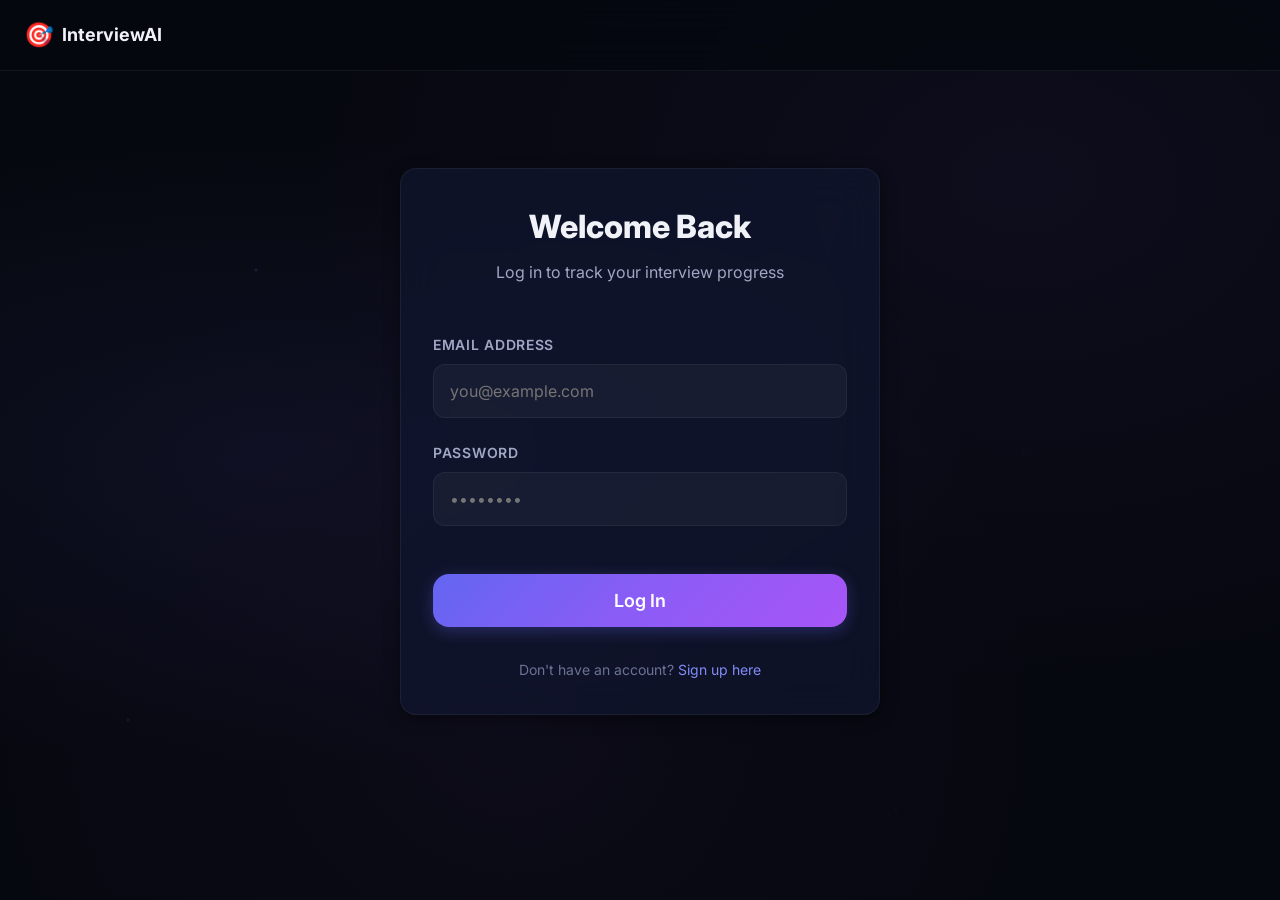
<file: templates/login.html>
<!DOCTYPE html>
<html lang="en">
<head>
    <meta charset="UTF-8">
    <meta name="viewport" content="width=device-width, initial-scale=1.0">
    <title>Log In — InterviewAI</title>
    <link rel="stylesheet" href="/static/css/style.css">
    <link rel="icon" href="data:image/svg+xml,<svg xmlns='http://www.w3.org/2000/svg' viewBox='0 0 100 100'><text y='.9em' font-size='90'>🎯</text></svg>">
</head>
<body>
    <nav class="navbar" id="navbar">
        <a href="/" class="navbar-brand">
            <span class="icon">🎯</span>
            <span>InterviewAI</span>
        </a>
    </nav>

    <div class="auth-container">
        <div class="glass-card auth-card fade-in">
            <div class="auth-header">
                <h2 style="font-size: var(--font-3xl); font-weight: 800; margin-bottom: var(--space-sm);">Welcome Back</h2>
                <p style="color: var(--text-secondary);">Log in to track your interview progress</p>
            </div>
            
            <form id="login-form">
                <div class="form-group">
                    <label class="form-label" for="login-email">Email Address</label>
                    <input type="email" class="form-input" id="login-email" required placeholder="you@example.com">
                </div>
                <div class="form-group">
                    <label class="form-label" for="login-password">Password</label>
                    <input type="password" class="form-input" id="login-password" required placeholder="••••••••">
                </div>
                
                <button type="submit" class="btn btn-primary btn-lg btn-block mt-lg" id="login-btn">
                    <span id="login-btn-text">Log In</span>
                    <span id="login-btn-spinner" class="spinner-inline hidden"></span>
                </button>
            </form>
            
            <p class="text-center mt-xl" style="font-size: var(--font-sm); color: var(--text-muted);">
                Don't have an account? <a href="/signup">Sign up here</a>
            </p>
        </div>
    </div>

    <!-- Toast Container -->
    <div class="toast-container" id="toast-container"></div>

    <script src="/static/js/auth.js"></script>
</body>
</html>
</file>
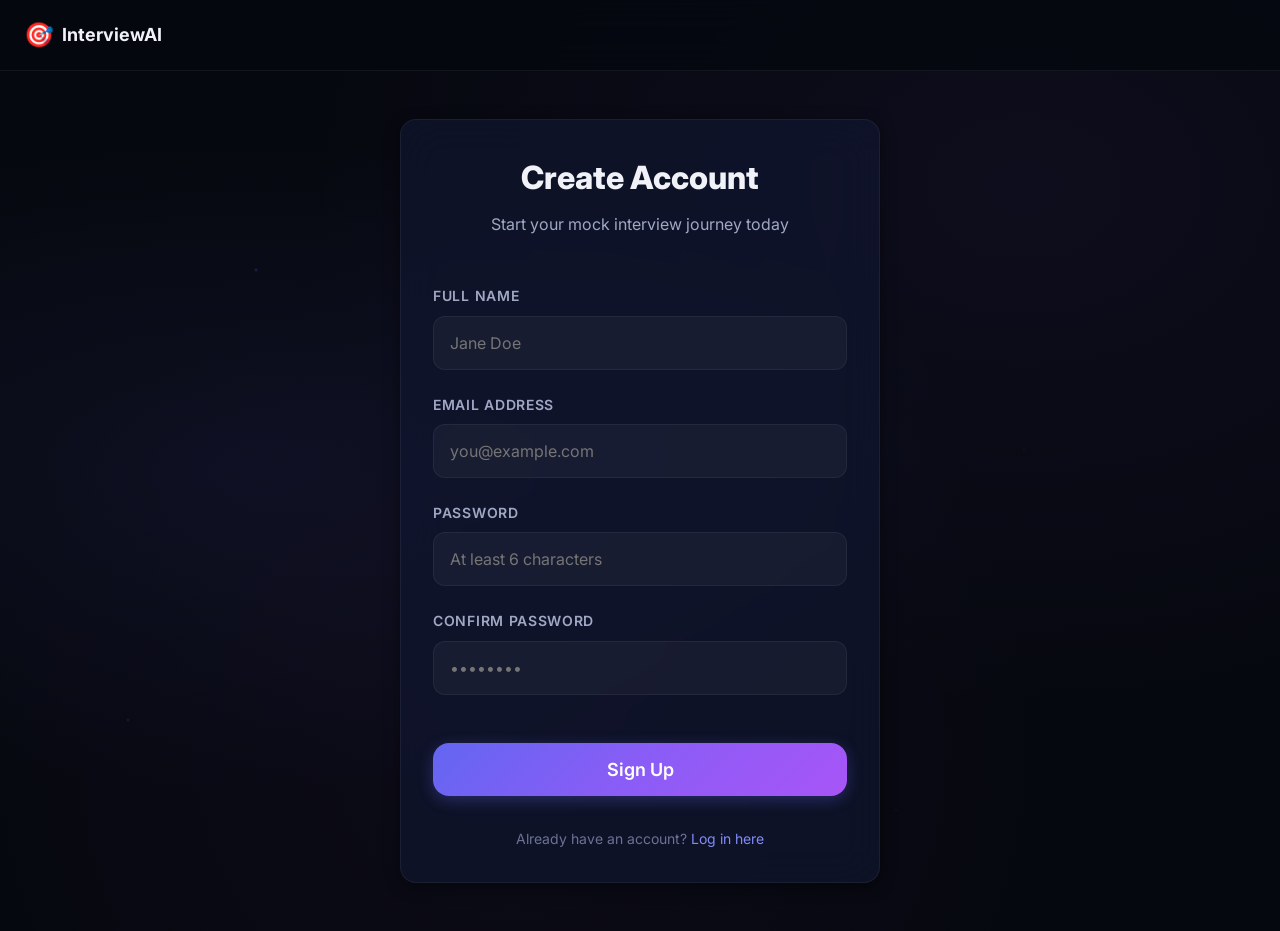
<file: templates/signup.html>
<!DOCTYPE html>
<html lang="en">
<head>
    <meta charset="UTF-8">
    <meta name="viewport" content="width=device-width, initial-scale=1.0">
    <title>Sign Up — InterviewAI</title>
    <link rel="stylesheet" href="/static/css/style.css">
    <link rel="icon" href="data:image/svg+xml,<svg xmlns='http://www.w3.org/2000/svg' viewBox='0 0 100 100'><text y='.9em' font-size='90'>🎯</text></svg>">
</head>
<body>
    <nav class="navbar" id="navbar">
        <a href="/" class="navbar-brand">
            <span class="icon">🎯</span>
            <span>InterviewAI</span>
        </a>
    </nav>

    <div class="auth-container">
        <div class="glass-card auth-card fade-in">
            <div class="auth-header">
                <h2 style="font-size: var(--font-3xl); font-weight: 800; margin-bottom: var(--space-sm);">Create Account</h2>
                <p style="color: var(--text-secondary);">Start your mock interview journey today</p>
            </div>
            
            <form id="signup-form">
                <div class="form-group">
                    <label class="form-label" for="signup-name">Full Name</label>
                    <input type="text" class="form-input" id="signup-name" required placeholder="Jane Doe">
                </div>
                <div class="form-group">
                    <label class="form-label" for="signup-email">Email Address</label>
                    <input type="email" class="form-input" id="signup-email" required placeholder="you@example.com">
                </div>
                <div class="form-group">
                    <label class="form-label" for="signup-password">Password</label>
                    <input type="password" class="form-input" id="signup-password" required placeholder="At least 6 characters">
                </div>
                <div class="form-group">
                    <label class="form-label" for="signup-confirm">Confirm Password</label>
                    <input type="password" class="form-input" id="signup-confirm" required placeholder="••••••••">
                </div>
                
                <button type="submit" class="btn btn-primary btn-lg btn-block mt-lg" id="signup-btn">
                    <span id="signup-btn-text">Sign Up</span>
                    <span id="signup-btn-spinner" class="spinner-inline hidden"></span>
                </button>
            </form>
            
            <p class="text-center mt-xl" style="font-size: var(--font-sm); color: var(--text-muted);">
                Already have an account? <a href="/login">Log in here</a>
            </p>
        </div>
    </div>

    <!-- Toast Container -->
    <div class="toast-container" id="toast-container"></div>

    <script src="/static/js/auth.js"></script>
</body>
</html>
</file>
<file: static/css/style.css>
/* ====================================================
   AI Mock Interview Bot — Design System
   Premium dark theme with glassmorphism & gradients
   ==================================================== */

/* --- Google Fonts --- */
@import url('https://fonts.googleapis.com/css2?family=Inter:wght@300;400;500;600;700;800;900&display=swap');

/* --- CSS Custom Properties --- */
:root {
    /* Colors */
    --bg-primary: #06080f;
    --bg-secondary: #0c1021;
    --bg-tertiary: #121832;
    --bg-card: rgba(18, 24, 50, 0.65);
    --bg-card-hover: rgba(24, 32, 64, 0.75);
    --bg-glass: rgba(255, 255, 255, 0.04);
    --bg-glass-hover: rgba(255, 255, 255, 0.07);

    --border-color: rgba(255, 255, 255, 0.06);
    --border-glow: rgba(99, 102, 241, 0.3);

    --text-primary: #f0f2f8;
    --text-secondary: #a0a8c4;
    --text-muted: #6b7294;
    --text-accent: #818cf8;

    /* Accent Gradients */
    --gradient-primary: linear-gradient(135deg, #6366f1 0%, #8b5cf6 50%, #a855f7 100%);
    --gradient-warm: linear-gradient(135deg, #f472b6 0%, #ec4899 50%, #a855f7 100%);
    --gradient-cool: linear-gradient(135deg, #38bdf8 0%, #6366f1 50%, #8b5cf6 100%);
    --gradient-success: linear-gradient(135deg, #34d399 0%, #10b981 100%);
    --gradient-warning: linear-gradient(135deg, #fbbf24 0%, #f59e0b 100%);
    --gradient-danger: linear-gradient(135deg, #f87171 0%, #ef4444 100%);
    --gradient-bg: radial-gradient(ellipse at 20% 50%, rgba(99, 102, 241, 0.08) 0%, transparent 50%),
                    radial-gradient(ellipse at 80% 20%, rgba(139, 92, 246, 0.06) 0%, transparent 50%),
                    radial-gradient(ellipse at 40% 80%, rgba(168, 85, 247, 0.04) 0%, transparent 50%);

    /* Solid Accents */
    --accent-indigo: #6366f1;
    --accent-violet: #8b5cf6;
    --accent-purple: #a855f7;
    --accent-green: #34d399;
    --accent-yellow: #fbbf24;
    --accent-red: #f87171;
    --accent-blue: #38bdf8;

    /* Spacing */
    --space-xs: 4px;
    --space-sm: 8px;
    --space-md: 16px;
    --space-lg: 24px;
    --space-xl: 32px;
    --space-2xl: 48px;
    --space-3xl: 64px;
    --space-4xl: 96px;

    /* Typography */
    --font-family: 'Inter', -apple-system, BlinkMacSystemFont, 'Segoe UI', sans-serif;
    --font-xs: 0.75rem;
    --font-sm: 0.875rem;
    --font-base: 1rem;
    --font-lg: 1.125rem;
    --font-xl: 1.25rem;
    --font-2xl: 1.5rem;
    --font-3xl: 2rem;
    --font-4xl: 2.5rem;
    --font-5xl: 3.5rem;

    /* Borders & Radius */
    --radius-sm: 8px;
    --radius-md: 12px;
    --radius-lg: 16px;
    --radius-xl: 24px;
    --radius-full: 9999px;

    /* Shadows */
    --shadow-sm: 0 2px 8px rgba(0, 0, 0, 0.3);
    --shadow-md: 0 4px 16px rgba(0, 0, 0, 0.4);
    --shadow-lg: 0 8px 32px rgba(0, 0, 0, 0.5);
    --shadow-glow: 0 0 30px rgba(99, 102, 241, 0.15);
    --shadow-glow-sm: 0 0 15px rgba(99, 102, 241, 0.1);

    /* Transitions */
    --transition-fast: 150ms ease;
    --transition-base: 250ms ease;
    --transition-slow: 400ms ease;
}

/* --- Reset & Base --- */
*, *::before, *::after {
    margin: 0;
    padding: 0;
    box-sizing: border-box;
}

html {
    scroll-behavior: smooth;
    -webkit-font-smoothing: antialiased;
    -moz-osx-font-smoothing: grayscale;
}

body {
    font-family: var(--font-family);
    background-color: var(--bg-primary);
    background-image: var(--gradient-bg);
    color: var(--text-primary);
    line-height: 1.6;
    min-height: 100vh;
    overflow-x: hidden;
}

/* Animated background particles */
body::before {
    content: '';
    position: fixed;
    top: 0;
    left: 0;
    width: 100%;
    height: 100%;
    background:
        radial-gradient(2px 2px at 20% 30%, rgba(99, 102, 241, 0.3), transparent),
        radial-gradient(2px 2px at 40% 70%, rgba(139, 92, 246, 0.2), transparent),
        radial-gradient(1px 1px at 60% 20%, rgba(168, 85, 247, 0.3), transparent),
        radial-gradient(1px 1px at 80% 50%, rgba(99, 102, 241, 0.2), transparent),
        radial-gradient(2px 2px at 10% 80%, rgba(56, 189, 248, 0.15), transparent),
        radial-gradient(1px 1px at 70% 90%, rgba(139, 92, 246, 0.2), transparent);
    pointer-events: none;
    z-index: 0;
    animation: twinkle 8s ease-in-out infinite alternate;
}

@keyframes twinkle {
    0% { opacity: 0.5; }
    100% { opacity: 1; }
}

a {
    color: var(--text-accent);
    text-decoration: none;
    transition: color var(--transition-fast);
}

a:hover {
    color: var(--accent-violet);
}

/* --- Layout --- */
.container {
    max-width: 900px;
    margin: 0 auto;
    padding: 0 var(--space-lg);
    position: relative;
    z-index: 1;
}

.container-wide {
    max-width: 1100px;
    margin: 0 auto;
    padding: 0 var(--space-lg);
    position: relative;
    z-index: 1;
}

/* --- Glass Card --- */
.glass-card {
    background: var(--bg-card);
    backdrop-filter: blur(20px);
    -webkit-backdrop-filter: blur(20px);
    border: 1px solid var(--border-color);
    border-radius: var(--radius-lg);
    padding: var(--space-xl);
    box-shadow: var(--shadow-md);
    transition: all var(--transition-base);
}

.glass-card:hover {
    background: var(--bg-card-hover);
    border-color: var(--border-glow);
    box-shadow: var(--shadow-glow-sm);
}

.glass-card-static {
    background: var(--bg-card);
    backdrop-filter: blur(20px);
    -webkit-backdrop-filter: blur(20px);
    border: 1px solid var(--border-color);
    border-radius: var(--radius-lg);
    padding: var(--space-xl);
    box-shadow: var(--shadow-md);
}

/* --- Navigation --- */
.navbar {
    display: flex;
    align-items: center;
    justify-content: space-between;
    padding: var(--space-md) var(--space-lg);
    background: rgba(6, 8, 15, 0.8);
    backdrop-filter: blur(20px);
    border-bottom: 1px solid var(--border-color);
    position: sticky;
    top: 0;
    z-index: 100;
}

.navbar-brand {
    display: flex;
    align-items: center;
    gap: var(--space-sm);
    font-size: var(--font-lg);
    font-weight: 700;
    color: var(--text-primary);
}

.navbar-brand .icon {
    font-size: var(--font-2xl);
}

.navbar-meta {
    display: flex;
    align-items: center;
    gap: var(--space-md);
    font-size: var(--font-sm);
    color: var(--text-muted);
}

/* --- Hero Section --- */
.hero {
    text-align: center;
    padding: var(--space-4xl) 0 var(--space-3xl);
    position: relative;
}

.hero-badge {
    display: inline-flex;
    align-items: center;
    gap: var(--space-sm);
    padding: var(--space-sm) var(--space-md);
    background: var(--bg-glass);
    border: 1px solid var(--border-color);
    border-radius: var(--radius-full);
    font-size: var(--font-sm);
    color: var(--text-accent);
    margin-bottom: var(--space-lg);
    animation: fadeInUp 0.6s ease-out;
}

.hero-title {
    font-size: var(--font-5xl);
    font-weight: 900;
    line-height: 1.1;
    margin-bottom: var(--space-lg);
    animation: fadeInUp 0.6s ease-out 0.1s both;
}

.hero-title .gradient-text {
    background: var(--gradient-primary);
    -webkit-background-clip: text;
    -webkit-text-fill-color: transparent;
    background-clip: text;
}

.hero-subtitle {
    font-size: var(--font-xl);
    color: var(--text-secondary);
    max-width: 600px;
    margin: 0 auto var(--space-2xl);
    line-height: 1.7;
    animation: fadeInUp 0.6s ease-out 0.2s both;
}

/* --- Feature Cards Grid --- */
.features-grid {
    display: grid;
    grid-template-columns: repeat(3, 1fr);
    gap: var(--space-lg);
    margin-bottom: var(--space-3xl);
    animation: fadeInUp 0.6s ease-out 0.3s both;
}

.feature-card {
    text-align: center;
    padding: var(--space-xl);
}

.feature-icon {
    font-size: 2.5rem;
    margin-bottom: var(--space-md);
    display: block;
}

.feature-title {
    font-size: var(--font-lg);
    font-weight: 700;
    margin-bottom: var(--space-sm);
}

.feature-desc {
    font-size: var(--font-sm);
    color: var(--text-secondary);
    line-height: 1.6;
}

/* --- Form Elements --- */
.form-section {
    max-width: 560px;
    margin: 0 auto;
    animation: fadeInUp 0.6s ease-out 0.4s both;
}

.form-group {
    margin-bottom: var(--space-lg);
}

.form-label {
    display: block;
    font-size: var(--font-sm);
    font-weight: 600;
    color: var(--text-secondary);
    margin-bottom: var(--space-sm);
    text-transform: uppercase;
    letter-spacing: 0.05em;
}

.form-select,
.form-input,
.form-textarea {
    width: 100%;
    padding: var(--space-md) var(--space-md);
    background: var(--bg-glass);
    border: 1px solid var(--border-color);
    border-radius: var(--radius-md);
    color: var(--text-primary);
    font-family: var(--font-family);
    font-size: var(--font-base);
    transition: all var(--transition-base);
    outline: none;
    appearance: none;
    -webkit-appearance: none;
}

.form-select {
    cursor: pointer;
    background-image: url("data:image/svg+xml,%3Csvg xmlns='http://www.w3.org/2000/svg' width='12' height='8' viewBox='0 0 12 8'%3E%3Cpath fill='%23a0a8c4' d='M1.41 0L6 4.58 10.59 0 12 1.41l-6 6-6-6z'/%3E%3C/svg%3E");
    background-repeat: no-repeat;
    background-position: right 16px center;
    padding-right: 40px;
}

.form-select option {
    background: var(--bg-secondary);
    color: var(--text-primary);
}

.form-select:focus,
.form-input:focus,
.form-textarea:focus {
    border-color: var(--accent-indigo);
    box-shadow: 0 0 0 3px rgba(99, 102, 241, 0.15);
}

.form-textarea {
    resize: vertical;
    min-height: 180px;
    line-height: 1.7;
}

.char-count {
    text-align: right;
    font-size: var(--font-xs);
    color: var(--text-muted);
    margin-top: var(--space-xs);
}

/* --- Buttons --- */
.btn {
    display: inline-flex;
    align-items: center;
    justify-content: center;
    gap: var(--space-sm);
    padding: var(--space-md) var(--space-xl);
    border: none;
    border-radius: var(--radius-md);
    font-family: var(--font-family);
    font-size: var(--font-base);
    font-weight: 600;
    cursor: pointer;
    transition: all var(--transition-base);
    outline: none;
    text-decoration: none;
    position: relative;
    overflow: hidden;
}

.btn-primary {
    background: var(--gradient-primary);
    color: white;
    box-shadow: 0 4px 15px rgba(99, 102, 241, 0.3);
}

.btn-primary:hover {
    transform: translateY(-2px);
    box-shadow: 0 8px 25px rgba(99, 102, 241, 0.4);
}

.btn-primary:active {
    transform: translateY(0);
}

.btn-secondary {
    background: var(--bg-glass);
    color: var(--text-primary);
    border: 1px solid var(--border-color);
}

.btn-secondary:hover {
    background: var(--bg-glass-hover);
    border-color: var(--border-glow);
}

.btn-success {
    background: var(--gradient-success);
    color: white;
    box-shadow: 0 4px 15px rgba(52, 211, 153, 0.3);
}

.btn-success:hover {
    transform: translateY(-2px);
    box-shadow: 0 8px 25px rgba(52, 211, 153, 0.4);
}

.btn-lg {
    padding: var(--space-md) var(--space-2xl);
    font-size: var(--font-lg);
    border-radius: var(--radius-lg);
}

.btn-block {
    width: 100%;
}

.btn:disabled {
    opacity: 0.5;
    cursor: not-allowed;
    transform: none !important;
}

/* --- Progress Bar --- */
.progress-container {
    padding: var(--space-md) var(--space-lg);
    background: rgba(6, 8, 15, 0.6);
    backdrop-filter: blur(10px);
    border-bottom: 1px solid var(--border-color);
}

.progress-info {
    display: flex;
    justify-content: space-between;
    align-items: center;
    margin-bottom: var(--space-sm);
}

.progress-label {
    font-size: var(--font-sm);
    font-weight: 600;
    color: var(--text-secondary);
}

.progress-count {
    font-size: var(--font-sm);
    color: var(--text-accent);
    font-weight: 700;
}

.progress-bar-track {
    width: 100%;
    height: 6px;
    background: var(--bg-glass);
    border-radius: var(--radius-full);
    overflow: hidden;
}

.progress-bar-fill {
    height: 100%;
    background: var(--gradient-primary);
    border-radius: var(--radius-full);
    transition: width 0.6s cubic-bezier(0.4, 0, 0.2, 1);
    position: relative;
}

.progress-bar-fill::after {
    content: '';
    position: absolute;
    right: 0;
    top: 0;
    bottom: 0;
    width: 40px;
    background: linear-gradient(90deg, transparent, rgba(255,255,255,0.3));
    animation: shimmer 2s infinite;
}

@keyframes shimmer {
    0% { opacity: 0; }
    50% { opacity: 1; }
    100% { opacity: 0; }
}

/* --- Category Badge --- */
.badge {
    display: inline-flex;
    align-items: center;
    padding: var(--space-xs) var(--space-md);
    border-radius: var(--radius-full);
    font-size: var(--font-xs);
    font-weight: 700;
    text-transform: uppercase;
    letter-spacing: 0.08em;
}

.badge-technical {
    background: rgba(99, 102, 241, 0.15);
    color: var(--accent-indigo);
    border: 1px solid rgba(99, 102, 241, 0.25);
}

.badge-behavioral {
    background: rgba(244, 114, 182, 0.15);
    color: #f472b6;
    border: 1px solid rgba(244, 114, 182, 0.25);
}

.badge-situational {
    background: rgba(56, 189, 248, 0.15);
    color: var(--accent-blue);
    border: 1px solid rgba(56, 189, 248, 0.25);
}

.badge-problem-solving {
    background: rgba(251, 191, 36, 0.15);
    color: var(--accent-yellow);
    border: 1px solid rgba(251, 191, 36, 0.25);
}

.badge-difficulty {
    font-size: var(--font-xs);
    padding: 2px 10px;
    border-radius: var(--radius-full);
}

.badge-easy {
    background: rgba(52, 211, 153, 0.12);
    color: var(--accent-green);
}

.badge-medium {
    background: rgba(251, 191, 36, 0.12);
    color: var(--accent-yellow);
}

.badge-hard {
    background: rgba(248, 113, 113, 0.12);
    color: var(--accent-red);
}

/* --- Question Card --- */
.question-section {
    padding: var(--space-2xl) 0;
}

.question-header {
    display: flex;
    align-items: center;
    gap: var(--space-md);
    margin-bottom: var(--space-lg);
    flex-wrap: wrap;
}

.question-number {
    font-size: var(--font-3xl);
    font-weight: 900;
    background: var(--gradient-primary);
    -webkit-background-clip: text;
    -webkit-text-fill-color: transparent;
    background-clip: text;
}

.question-text {
    font-size: var(--font-xl);
    font-weight: 500;
    line-height: 1.7;
    color: var(--text-primary);
    margin-bottom: var(--space-xl);
}

/* --- Evaluation Card --- */
.evaluation-card {
    margin-top: var(--space-xl);
    background: rgba(18, 24, 50, 0.8);
    border: 1px solid var(--border-color);
    border-radius: var(--radius-lg);
    overflow: hidden;
    animation: slideUp 0.5s ease-out;
}

.evaluation-header {
    display: flex;
    align-items: center;
    justify-content: space-between;
    padding: var(--space-lg) var(--space-xl);
    background: var(--bg-glass);
    border-bottom: 1px solid var(--border-color);
}

.evaluation-score {
    display: flex;
    align-items: center;
    gap: var(--space-md);
}

.score-value {
    font-size: var(--font-3xl);
    font-weight: 900;
}

.score-label {
    font-size: var(--font-sm);
    color: var(--text-muted);
}

.evaluation-body {
    padding: var(--space-xl);
}

.evaluation-section {
    margin-bottom: var(--space-lg);
}

.evaluation-section:last-child {
    margin-bottom: 0;
}

.evaluation-section-title {
    display: flex;
    align-items: center;
    gap: var(--space-sm);
    font-size: var(--font-sm);
    font-weight: 700;
    text-transform: uppercase;
    letter-spacing: 0.05em;
    margin-bottom: var(--space-md);
}

.evaluation-section-title.strengths { color: var(--accent-green); }
.evaluation-section-title.weaknesses { color: var(--accent-red); }
.evaluation-section-title.improvements { color: var(--accent-blue); }

.evaluation-list {
    list-style: none;
    display: flex;
    flex-direction: column;
    gap: var(--space-sm);
}

.evaluation-list li {
    padding: var(--space-sm) var(--space-md);
    background: var(--bg-glass);
    border-radius: var(--radius-sm);
    font-size: var(--font-sm);
    line-height: 1.6;
    color: var(--text-secondary);
    border-left: 3px solid transparent;
}

.evaluation-list.strength-list li { border-left-color: var(--accent-green); }
.evaluation-list.weakness-list li { border-left-color: var(--accent-red); }
.evaluation-list.improvement-list li { border-left-color: var(--accent-blue); }

.evaluation-summary {
    padding: var(--space-md);
    background: var(--bg-glass);
    border-radius: var(--radius-md);
    font-size: var(--font-sm);
    line-height: 1.7;
    color: var(--text-secondary);
    border-left: 3px solid var(--accent-violet);
}

/* --- Score Colors --- */
.score-excellent { color: var(--accent-green); }
.score-strong { color: #3b82f6; }
.score-adequate { color: var(--accent-yellow); }
.score-poor { color: var(--accent-red); }

/* --- Results Page --- */
.results-header {
    text-align: center;
    padding: var(--space-3xl) 0 var(--space-2xl);
}

.results-title {
    font-size: var(--font-4xl);
    font-weight: 900;
    margin-bottom: var(--space-sm);
}

.results-subtitle {
    font-size: var(--font-lg);
    color: var(--text-secondary);
}

/* Score Ring */
.score-ring-container {
    display: flex;
    justify-content: center;
    margin: var(--space-2xl) 0;
}

.score-ring {
    position: relative;
    width: 200px;
    height: 200px;
}

.score-ring svg {
    transform: rotate(-90deg);
    width: 200px;
    height: 200px;
}

.score-ring-bg {
    fill: none;
    stroke: var(--bg-glass);
    stroke-width: 8;
}

.score-ring-fill {
    fill: none;
    stroke-width: 8;
    stroke-linecap: round;
    transition: stroke-dashoffset 1.5s cubic-bezier(0.4, 0, 0.2, 1);
}

.score-ring-text {
    position: absolute;
    top: 50%;
    left: 50%;
    transform: translate(-50%, -50%);
    text-align: center;
}

.score-ring-value {
    font-size: var(--font-4xl);
    font-weight: 900;
    display: block;
}

.score-ring-label {
    font-size: var(--font-sm);
    color: var(--text-muted);
}

/* Stats Row */
.stats-grid {
    display: grid;
    grid-template-columns: repeat(4, 1fr);
    gap: var(--space-md);
    margin-bottom: var(--space-2xl);
}

.stat-card {
    text-align: center;
    padding: var(--space-lg);
}

.stat-value {
    font-size: var(--font-2xl);
    font-weight: 800;
    margin-bottom: var(--space-xs);
}

.stat-label {
    font-size: var(--font-xs);
    color: var(--text-muted);
    text-transform: uppercase;
    letter-spacing: 0.08em;
}

/* Category Breakdown */
.category-chart {
    margin-bottom: var(--space-2xl);
}

.category-row {
    display: flex;
    align-items: center;
    gap: var(--space-md);
    margin-bottom: var(--space-md);
}

.category-label {
    width: 140px;
    font-size: var(--font-sm);
    font-weight: 600;
    color: var(--text-secondary);
    text-transform: capitalize;
    flex-shrink: 0;
}

.category-bar-track {
    flex: 1;
    height: 12px;
    background: var(--bg-glass);
    border-radius: var(--radius-full);
    overflow: hidden;
}

.category-bar-fill {
    height: 100%;
    border-radius: var(--radius-full);
    transition: width 1s cubic-bezier(0.4, 0, 0.2, 1);
}

.category-score {
    width: 50px;
    text-align: right;
    font-size: var(--font-sm);
    font-weight: 700;
    flex-shrink: 0;
}

/* Results List */
.results-list {
    display: flex;
    flex-direction: column;
    gap: var(--space-md);
}

.result-item {
    background: var(--bg-card);
    border: 1px solid var(--border-color);
    border-radius: var(--radius-lg);
    overflow: hidden;
    transition: all var(--transition-base);
}

.result-item:hover {
    border-color: var(--border-glow);
}

.result-header {
    display: flex;
    align-items: center;
    justify-content: space-between;
    padding: var(--space-md) var(--space-xl);
    cursor: pointer;
    user-select: none;
    transition: background var(--transition-fast);
}

.result-header:hover {
    background: var(--bg-glass);
}

.result-header-left {
    display: flex;
    align-items: center;
    gap: var(--space-md);
    flex: 1;
    min-width: 0;
}

.result-q-num {
    font-size: var(--font-sm);
    font-weight: 800;
    color: var(--text-accent);
    flex-shrink: 0;
}

.result-q-text {
    font-size: var(--font-sm);
    color: var(--text-secondary);
    white-space: nowrap;
    overflow: hidden;
    text-overflow: ellipsis;
}

.result-score-badge {
    flex-shrink: 0;
    display: flex;
    align-items: center;
    gap: var(--space-sm);
    padding: var(--space-xs) var(--space-md);
    border-radius: var(--radius-full);
    font-size: var(--font-sm);
    font-weight: 800;
}

.result-toggle {
    font-size: var(--font-lg);
    color: var(--text-muted);
    transition: transform var(--transition-base);
    flex-shrink: 0;
    margin-left: var(--space-md);
}

.result-item.expanded .result-toggle {
    transform: rotate(180deg);
}

.result-body {
    display: none;
    padding: 0 var(--space-xl) var(--space-xl);
    border-top: 1px solid var(--border-color);
}

.result-item.expanded .result-body {
    display: block;
    animation: slideDown 0.3s ease-out;
}

.result-answer {
    padding: var(--space-md);
    background: var(--bg-glass);
    border-radius: var(--radius-md);
    margin: var(--space-md) 0;
    font-size: var(--font-sm);
    line-height: 1.7;
    color: var(--text-secondary);
    white-space: pre-wrap;
}

.result-answer-label {
    font-size: var(--font-xs);
    font-weight: 700;
    color: var(--text-muted);
    text-transform: uppercase;
    letter-spacing: 0.05em;
    margin-bottom: var(--space-sm);
    margin-top: var(--space-md);
}

/* Key Insights */
.insights-grid {
    display: grid;
    grid-template-columns: 1fr 1fr;
    gap: var(--space-lg);
    margin-top: var(--space-2xl);
}

.insight-card {
    padding: var(--space-xl);
}

.insight-title {
    display: flex;
    align-items: center;
    gap: var(--space-sm);
    font-size: var(--font-base);
    font-weight: 700;
    margin-bottom: var(--space-md);
}

.insight-list {
    list-style: none;
    display: flex;
    flex-direction: column;
    gap: var(--space-sm);
}

.insight-list li {
    font-size: var(--font-sm);
    color: var(--text-secondary);
    line-height: 1.6;
    padding-left: var(--space-md);
    position: relative;
}

.insight-list li::before {
    content: '';
    position: absolute;
    left: 0;
    top: 8px;
    width: 6px;
    height: 6px;
    border-radius: 50%;
}

.insight-list.strengths-list li::before { background: var(--accent-green); }
.insight-list.weaknesses-list li::before { background: var(--accent-red); }

/* --- Loading / Spinner --- */
.loading-overlay {
    position: fixed;
    inset: 0;
    background: rgba(6, 8, 15, 0.85);
    backdrop-filter: blur(8px);
    display: flex;
    flex-direction: column;
    align-items: center;
    justify-content: center;
    z-index: 1000;
    opacity: 0;
    pointer-events: none;
    transition: opacity var(--transition-base);
}

.loading-overlay.active {
    opacity: 1;
    pointer-events: auto;
}

.spinner {
    width: 48px;
    height: 48px;
    border: 3px solid var(--bg-glass);
    border-top-color: var(--accent-indigo);
    border-radius: 50%;
    animation: spin 0.8s linear infinite;
    margin-bottom: var(--space-lg);
}

@keyframes spin {
    to { transform: rotate(360deg); }
}

.loading-text {
    font-size: var(--font-lg);
    color: var(--text-secondary);
    animation: pulse 2s ease-in-out infinite;
}

.loading-subtext {
    font-size: var(--font-sm);
    color: var(--text-muted);
    margin-top: var(--space-sm);
}

@keyframes pulse {
    0%, 100% { opacity: 0.6; }
    50% { opacity: 1; }
}

/* Inline spinner */
.spinner-inline {
    display: inline-block;
    width: 18px;
    height: 18px;
    border: 2px solid rgba(255,255,255,0.2);
    border-top-color: white;
    border-radius: 50%;
    animation: spin 0.7s linear infinite;
}

/* --- Toast Notification --- */
.toast-container {
    position: fixed;
    top: var(--space-lg);
    right: var(--space-lg);
    z-index: 1001;
    display: flex;
    flex-direction: column;
    gap: var(--space-sm);
}

.toast {
    padding: var(--space-md) var(--space-lg);
    background: var(--bg-card);
    backdrop-filter: blur(20px);
    border: 1px solid var(--border-color);
    border-radius: var(--radius-md);
    box-shadow: var(--shadow-lg);
    font-size: var(--font-sm);
    color: var(--text-primary);
    animation: slideInRight 0.3s ease-out;
    max-width: 360px;
}

.toast-error {
    border-left: 3px solid var(--accent-red);
}

.toast-success {
    border-left: 3px solid var(--accent-green);
}

@keyframes slideInRight {
    from { transform: translateX(100%); opacity: 0; }
    to { transform: translateX(0); opacity: 1; }
}

/* --- Animations --- */
@keyframes fadeInUp {
    from {
        opacity: 0;
        transform: translateY(20px);
    }
    to {
        opacity: 1;
        transform: translateY(0);
    }
}

@keyframes slideUp {
    from {
        opacity: 0;
        transform: translateY(16px);
    }
    to {
        opacity: 1;
        transform: translateY(0);
    }
}

@keyframes slideDown {
    from {
        opacity: 0;
        max-height: 0;
    }
    to {
        opacity: 1;
        max-height: 2000px;
    }
}

.fade-in {
    animation: fadeInUp 0.5s ease-out both;
}

.fade-in-delay-1 { animation-delay: 0.1s; }
.fade-in-delay-2 { animation-delay: 0.2s; }
.fade-in-delay-3 { animation-delay: 0.3s; }
.fade-in-delay-4 { animation-delay: 0.4s; }

/* --- Action Bar --- */
.action-bar {
    display: flex;
    align-items: center;
    justify-content: space-between;
    gap: var(--space-md);
    margin-top: var(--space-xl);
    padding-top: var(--space-xl);
    border-top: 1px solid var(--border-color);
}

/* --- Footer --- */
.footer {
    text-align: center;
    padding: var(--space-2xl) 0;
    font-size: var(--font-sm);
    color: var(--text-muted);
    border-top: 1px solid var(--border-color);
    margin-top: var(--space-3xl);
}

/* --- Auth Pages --- */
.auth-container {
    min-height: calc(100vh - 160px);
    display: flex;
    align-items: center;
    justify-content: center;
    padding: var(--space-2xl) var(--space-md);
}

.auth-card {
    width: 100%;
    max-width: 480px;
}

.auth-header {
    text-align: center;
    margin-bottom: var(--space-2xl);
}

/* --- Dashboard --- */
.dashboard-header {
    display: flex;
    justify-content: space-between;
    align-items: center;
    margin-bottom: var(--space-2xl);
    padding-top: var(--space-2xl);
}

.dashboard-title {
    font-size: var(--font-3xl);
    font-weight: 800;
}

.dashboard-table-container {
    overflow-x: auto;
    border-radius: var(--radius-lg);
    background: var(--bg-card);
    border: 1px solid var(--border-color);
}

.dashboard-table {
    width: 100%;
    border-collapse: collapse;
    min-width: 600px;
}

.dashboard-table th,
.dashboard-table td {
    padding: var(--space-md) var(--space-xl);
    text-align: left;
    border-bottom: 1px solid var(--border-color);
}

.dashboard-table th {
    font-size: var(--font-xs);
    font-weight: 700;
    text-transform: uppercase;
    letter-spacing: 0.05em;
    color: var(--text-muted);
    background: rgba(0, 0, 0, 0.2);
}

.dashboard-table td {
    font-size: var(--font-sm);
    color: var(--text-primary);
}

.dashboard-table tr:last-child td {
    border-bottom: none;
}

.dashboard-table tbody tr {
    transition: background var(--transition-fast);
}

.dashboard-table tbody tr:hover {
    background: var(--bg-glass);
}

.empty-state {
    text-align: center;
    padding: var(--space-3xl) var(--space-xl);
}

/* --- File Drop Area --- */
.file-drop-area {
    border: 2px dashed var(--border-color);
    border-radius: var(--radius-md);
    padding: var(--space-xl);
    text-align: center;
    transition: all var(--transition-base);
    background: rgba(0, 0, 0, 0.2);
    cursor: pointer;
    position: relative;
    overflow: hidden;
}

.file-drop-area:hover,
.file-drop-area.dragover {
    border-color: var(--accent-indigo);
    background: rgba(99, 102, 241, 0.05);
}

.file-drop-title {
    font-size: var(--font-base);
    font-weight: 600;
    margin-bottom: var(--space-xs);
}

.file-drop-desc {
    font-size: var(--font-sm);
    color: var(--text-muted);
}

.file-input {
    position: absolute;
    top: 0;
    left: 0;
    width: 100%;
    height: 100%;
    opacity: 0;
    cursor: pointer;
}

.file-preview {
    display: none;
    align-items: center;
    justify-content: center;
    gap: var(--space-sm);
    color: var(--accent-green);
    font-weight: 600;
}

/* --- Responsive --- */
@media (max-width: 768px) {
    .hero-title {
        font-size: var(--font-3xl);
    }

    .hero-subtitle {
        font-size: var(--font-base);
    }

    .features-grid {
        grid-template-columns: 1fr;
    }

    .stats-grid {
        grid-template-columns: repeat(2, 1fr);
    }

    .insights-grid {
        grid-template-columns: 1fr;
    }

    .container, .container-wide {
        padding: 0 var(--space-md);
    }

    .glass-card, .glass-card-static {
        padding: var(--space-lg);
    }

    .action-bar {
        flex-direction: column;
    }

    .action-bar .btn {
        width: 100%;
    }

    .result-header {
        padding: var(--space-md);
    }

    .result-body {
        padding: 0 var(--space-md) var(--space-md);
    }

    .category-label {
        width: 100px;
    }

    .score-ring {
        width: 160px;
        height: 160px;
    }

    .score-ring svg {
        width: 160px;
        height: 160px;
    }

    .navbar {
        padding: var(--space-sm) var(--space-md);
    }
}

@media (max-width: 480px) {
    .hero-title {
        font-size: var(--font-2xl);
    }

    .stats-grid {
        grid-template-columns: 1fr 1fr;
        gap: var(--space-sm);
    }

    .stat-card {
        padding: var(--space-md);
    }

    .result-header-left {
        flex-direction: column;
        align-items: flex-start;
        gap: var(--space-xs);
    }

    .result-q-text {
        white-space: normal;
    }
}

/* --- Utility --- */
.text-center { text-align: center; }
.mt-lg { margin-top: var(--space-lg); }
.mt-xl { margin-top: var(--space-xl); }
.mt-2xl { margin-top: var(--space-2xl); }
.mb-lg { margin-bottom: var(--space-lg); }
.mb-xl { margin-bottom: var(--space-xl); }
.hidden { display: none !important; }
</file>
